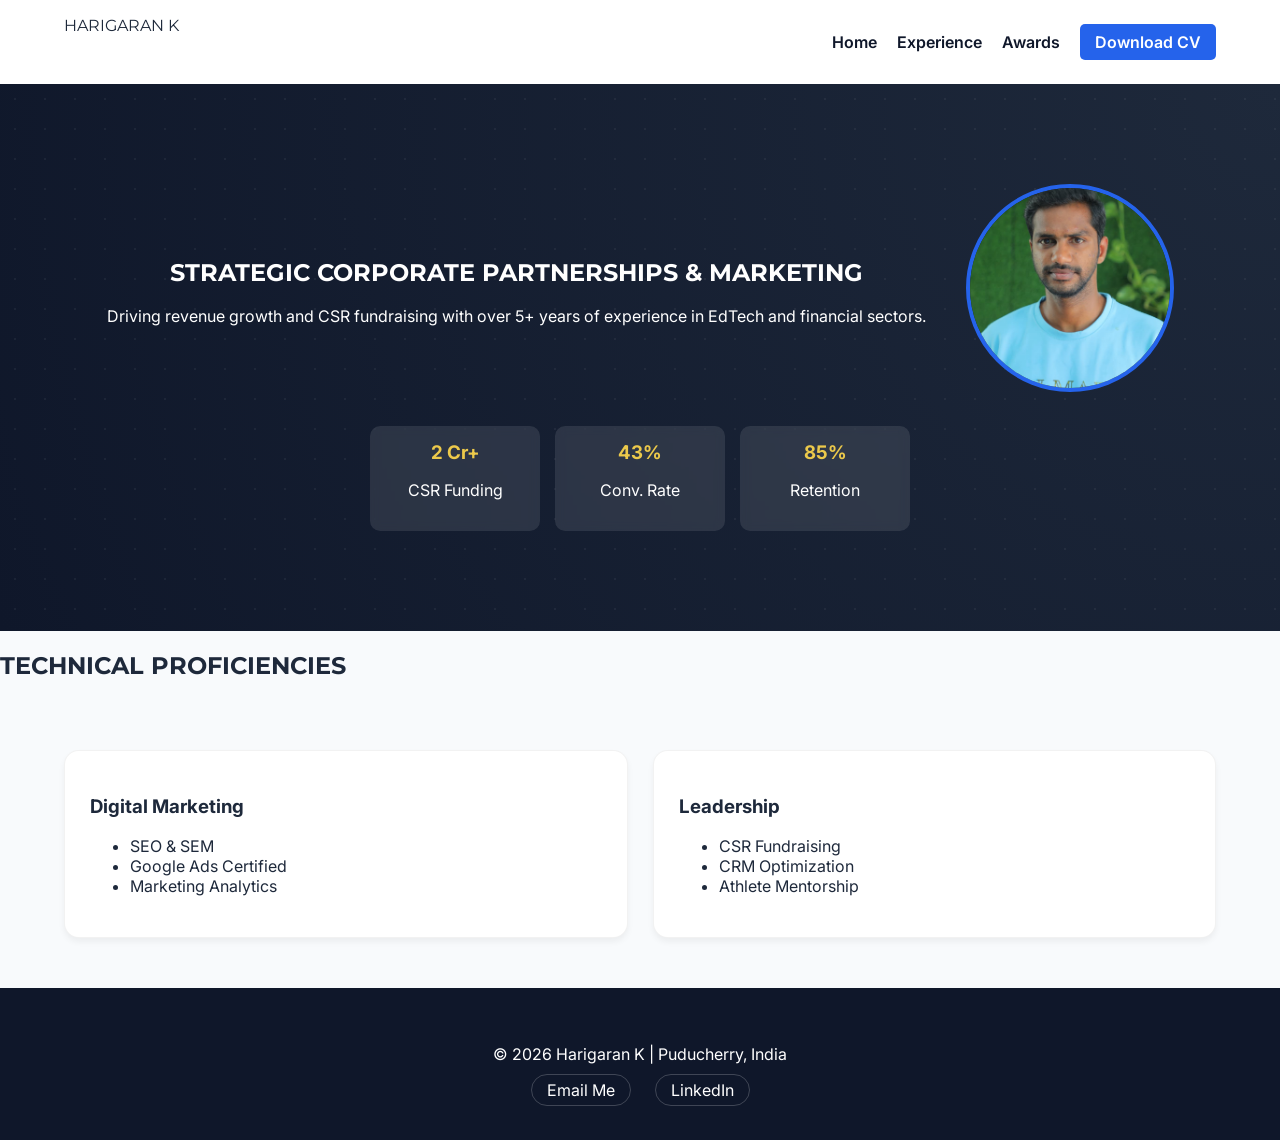
<file: index.html>
<!DOCTYPE html>
<html lang="en">
<head>
    <meta charset="UTF-8">
    <meta name="viewport" content="width=device-width, initial-scale=1.0">
    <title>Harigaran K | Strategic Partnerships & Marketing</title>
    <link rel="preconnect" href="https://fonts.googleapis.com">
    <link rel="preconnect" href="https://fonts.gstatic.com" crossorigin>
    <link href="https://fonts.googleapis.com/css2?family=Inter:wght@300;400;600&family=Montserrat:wght@700;800&display=swap" rel="stylesheet">
    <link rel="stylesheet" href="style.css">
</head>
<body>
    <header>
        <nav>
            <div class="logo">HARIGARAN K</div>
            <ul>
                <li><a href="index.html">Home</a></li>
                <li><a href="experience.html">Experience</a></li>
                <li><a href="awards.html">Awards</a></li>
                <li><a href="HARIGARAN_K_Resume_2026.pdf" class="btn-download" download>Download CV</a></li>
            </ul>
        </nav>
    </header>

    <section id="hero">
        <div class="hero-content-wrapper">
            <div class="hero-text-block">
                <h1>Strategic Corporate Partnerships & Marketing</h1>
                <p>Driving revenue growth and CSR fundraising with over 5+ years of experience in EdTech and financial sectors.</p>
            </div>
            <div class="profile-img-block">
                <img src="1000081649.jpeg" alt="Harigaran K" class="profile-pic">
            </div>
        </div>
        <div class="stats-container">
            <div class="stat-card"><h3>2 Cr+</h3><p>CSR Funding</p></div>
            <div class="stat-card"><h3>43%</h3><p>Conv. Rate</p></div>
            <div class="stat-card"><h3>85%</h3><p>Retention</p></div>
        </div>
    </section>

    <section id="skills">
        <h2>Technical Proficiencies</h2>
        <div class="skills-grid">
            <div class="skill-category">
                <h3>Digital Marketing</h3>
                <ul><li>SEO & SEM</li><li>Google Ads Certified</li><li>Marketing Analytics</li></ul>
            </div>
            <div class="skill-category">
                <h3>Leadership</h3>
                <ul><li>CSR Fundraising</li><li>CRM Optimization</li><li>Athlete Mentorship</li></ul>
            </div>
        </div>
    </section>

    <footer>
        <div class="footer-content">
            <p>&copy; 2026 Harigaran K | Puducherry, India</p>
            <div class="social-links">
                <a href="mailto:garanhari6@outlook.com" class="social-icon">Email Me</a>
                <a href="#" class="social-icon">LinkedIn</a>
            </div>
        </div>
    </footer>
</body>
</html>
</file>
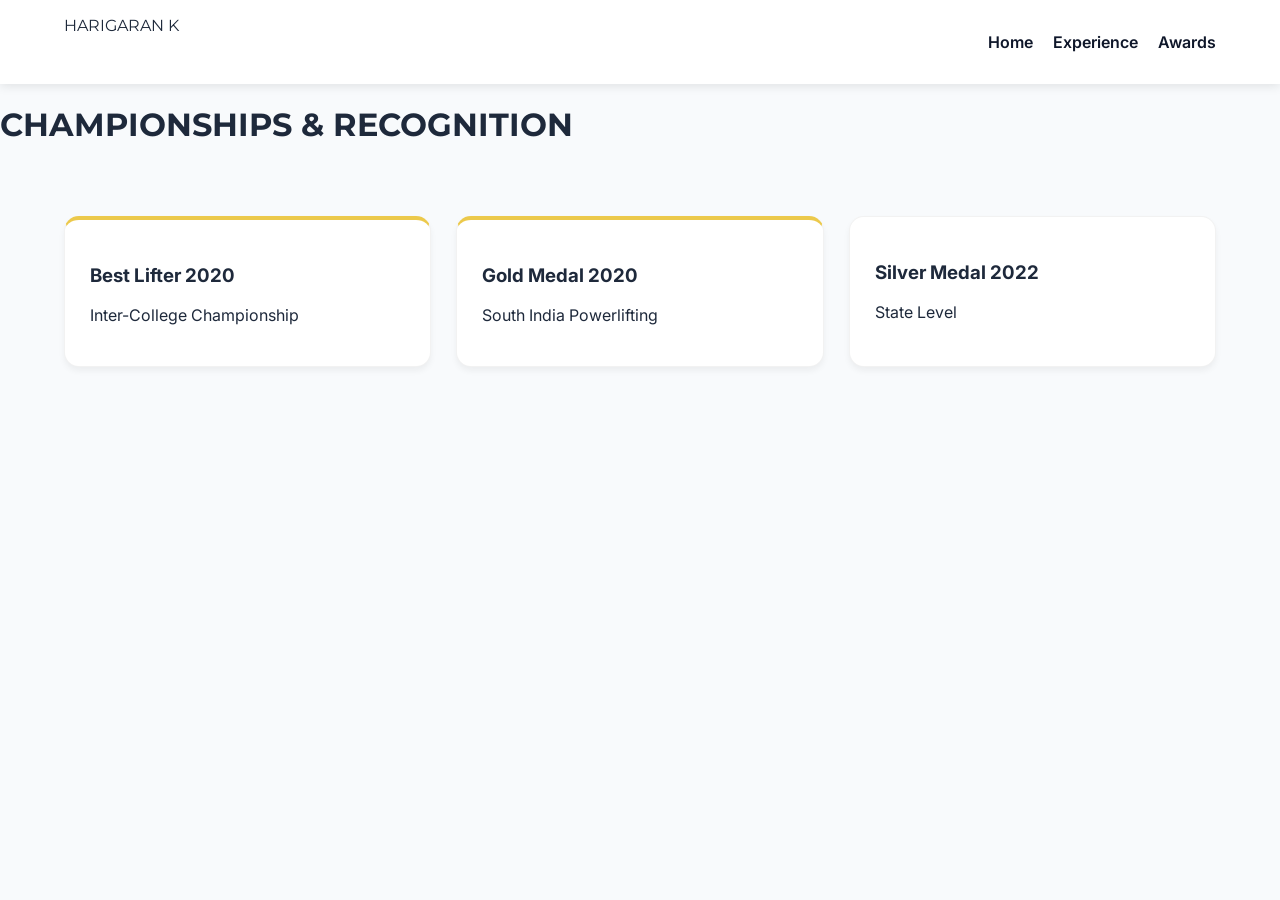
<file: awards.html>
<!DOCTYPE html>
<html lang="en">
<head>
    <meta charset="UTF-8">
    <meta name="viewport" content="width=device-width, initial-scale=1.0">
    <title>Awards | Harigaran K</title>
    <link href="https://fonts.googleapis.com/css2?family=Inter:wght@400;600&family=Montserrat:wght@700&display=swap" rel="stylesheet">
    <link rel="stylesheet" href="style.css">
</head>
<body>
    <header>
        <nav><div class="logo">HARIGARAN K</div>
            <ul><li><a href="index.html">Home</a></li><li><a href="experience.html">Experience</a></li><li><a href="awards.html" class="active">Awards</a></li></ul>
        </nav>
    </header>
    <main class="awards-page">
        <h1>Championships & Recognition</h1>
        <div class="medal-grid">
            <div class="medal-card gold highlight"><h3>Best Lifter 2020</h3><p>Inter-College Championship</p></div>
            <div class="medal-card gold"><h3>Gold Medal 2020</h3><p>South India Powerlifting</p></div>
            <div class="medal-card silver"><h3>Silver Medal 2022</h3><p>State Level</p></div>
        </div>
    </main>
</body>
</html>
</file>
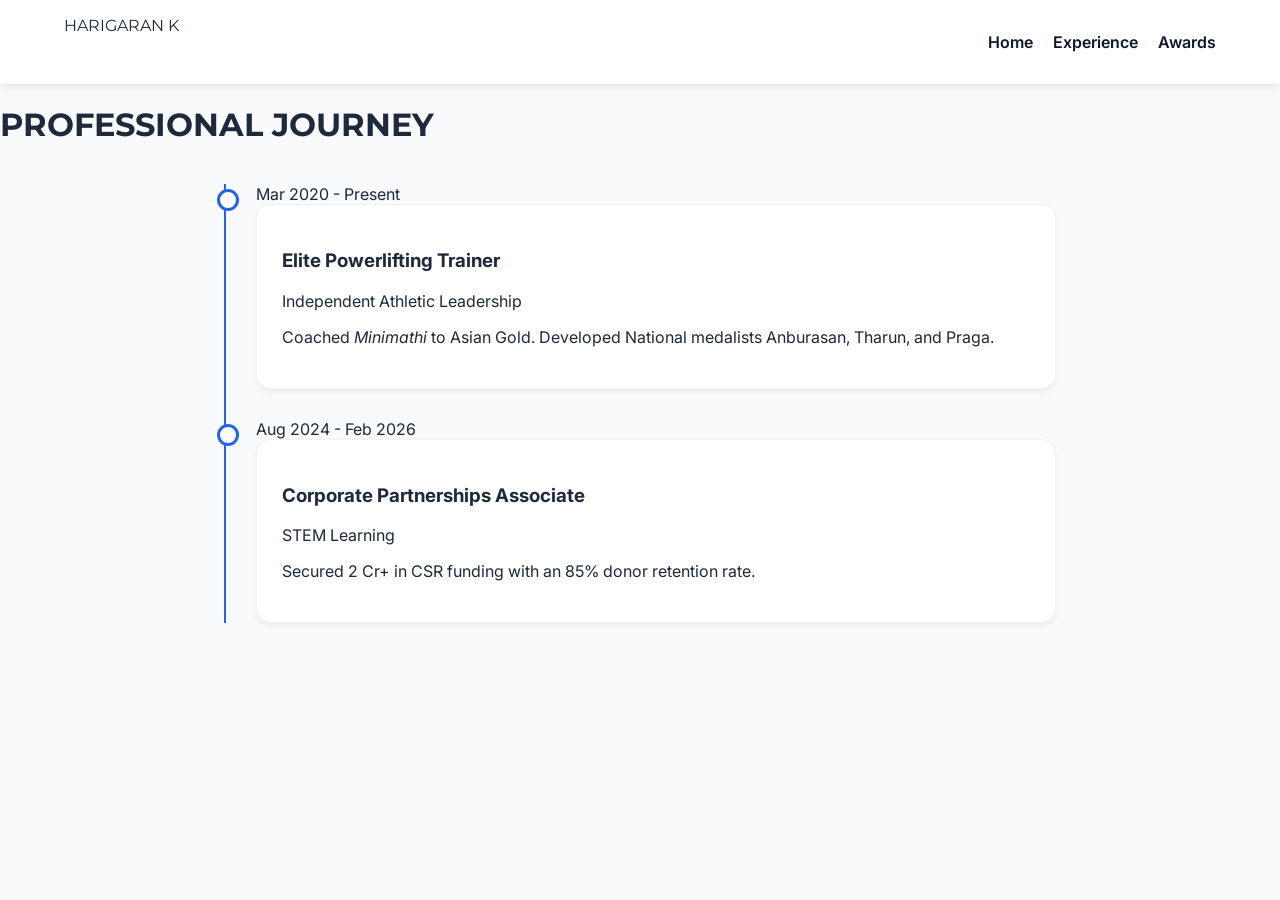
<file: experience.html>
<!DOCTYPE html>
<html lang="en">
<head>
    <meta charset="UTF-8">
    <meta name="viewport" content="width=device-width, initial-scale=1.0">
    <title>Experience | Harigaran K</title>
    <link href="https://fonts.googleapis.com/css2?family=Inter:wght@400;600&family=Montserrat:wght@700&display=swap" rel="stylesheet">
    <link rel="stylesheet" href="style.css">
</head>
<body>
    <header>
        <nav><div class="logo">HARIGARAN K</div>
            <ul><li><a href="index.html">Home</a></li><li><a href="experience.html" class="active">Experience</a></li><li><a href="awards.html">Awards</a></li></ul>
        </nav>
    </header>
    <main class="experience-page">
        <h1>Professional Journey</h1>
        <div class="timeline">
            <div class="timeline-item">
                <div class="timeline-dot"></div>
                <div class="timeline-date">Mar 2020 - Present</div>
                <div class="timeline-content">
                    <h3>Elite Powerlifting Trainer</h3>
                    <p class="company-name">Independent Athletic Leadership</p>
                    <p>Coached <em>Minimathi</em> to Asian Gold. Developed National medalists Anburasan, Tharun, and Praga.</p>
                </div>
            </div>
            <div class="timeline-item">
                <div class="timeline-dot"></div>
                <div class="timeline-date">Aug 2024 - Feb 2026</div>
                <div class="timeline-content">
                    <h3>Corporate Partnerships Associate</h3>
                    <p class="company-name">STEM Learning</p>
                    <p>Secured 2 Cr+ in CSR funding with an 85% donor retention rate.</p>
                </div>
            </div>
        </div>
    </main>
</body>
</html>
</file>
<file: style.css>
:root {
    --primary: #0f172a; --secondary: #2563eb; --gold: #ecc94b;
    --text: #1e293b; --bg: #f8fafc;
}
body { font-family: 'Inter', sans-serif; margin: 0; background: var(--bg); color: var(--text); }
h1, h2, .logo { font-family: 'Montserrat', sans-serif; text-transform: uppercase; }
nav { display: flex; justify-content: space-between; padding: 1rem 5%; background: white; box-shadow: 0 2px 10px rgba(0,0,0,0.1); sticky; top: 0; z-index: 100; }
nav ul { display: flex; list-style: none; gap: 20px; align-items: center; }
nav a { text-decoration: none; color: var(--primary); font-weight: 600; }
#hero { padding: 100px 5%; background: radial-gradient(circle at top right, #1e293b, #0f172a); color: white; text-align: center; position: relative; }
#hero::before { content: ""; position: absolute; top: 0; left: 0; width: 100%; height: 100%; background-image: radial-gradient(rgba(255,255,255,0.05) 1px, transparent 1px); background-size: 30px 30px; }
.hero-content-wrapper { display: flex; justify-content: center; align-items: center; gap: 40px; flex-wrap: wrap; position: relative; }
.profile-pic { width: 200px; height: 200px; border-radius: 50%; border: 4px solid var(--secondary); object-fit: cover; }
.stats-container { display: flex; justify-content: center; gap: 15px; margin-top: 30px; }
.stat-card { background: rgba(255,255,255,0.1); padding: 15px; border-radius: 10px; backdrop-filter: blur(5px); width: 140px; }
.stat-card h3 { color: var(--gold); margin: 0; }
.skills-grid, .medal-grid { display: grid; grid-template-columns: repeat(auto-fit, minmax(250px, 1fr)); gap: 25px; padding: 50px 5%; }
.skill-category, .medal-card, .timeline-content { background: white; padding: 25px; border-radius: 15px; box-shadow: 0 4px 6px rgba(0,0,0,0.05); border: 1px solid rgba(0,0,0,0.05); }
.gold { border-top: 4px solid var(--gold); }
.btn-download { background: var(--secondary); color: white !important; padding: 8px 15px; border-radius: 5px; }
.timeline { position: relative; max-width: 800px; margin: 40px auto; border-left: 2px solid var(--secondary); padding-left: 30px; }
.timeline-item { margin-bottom: 30px; position: relative; }
.timeline-dot { position: absolute; left: -39px; top: 5px; width: 16px; height: 16px; background: white; border: 3px solid var(--secondary); border-radius: 50%; }
footer { background: var(--primary); color: white; padding: 40px 5%; text-align: center; }
.social-icon { color: white; margin: 0 10px; text-decoration: none; border: 1px solid rgba(255,255,255,0.2); padding: 5px 15px; border-radius: 20px; }
</file>
